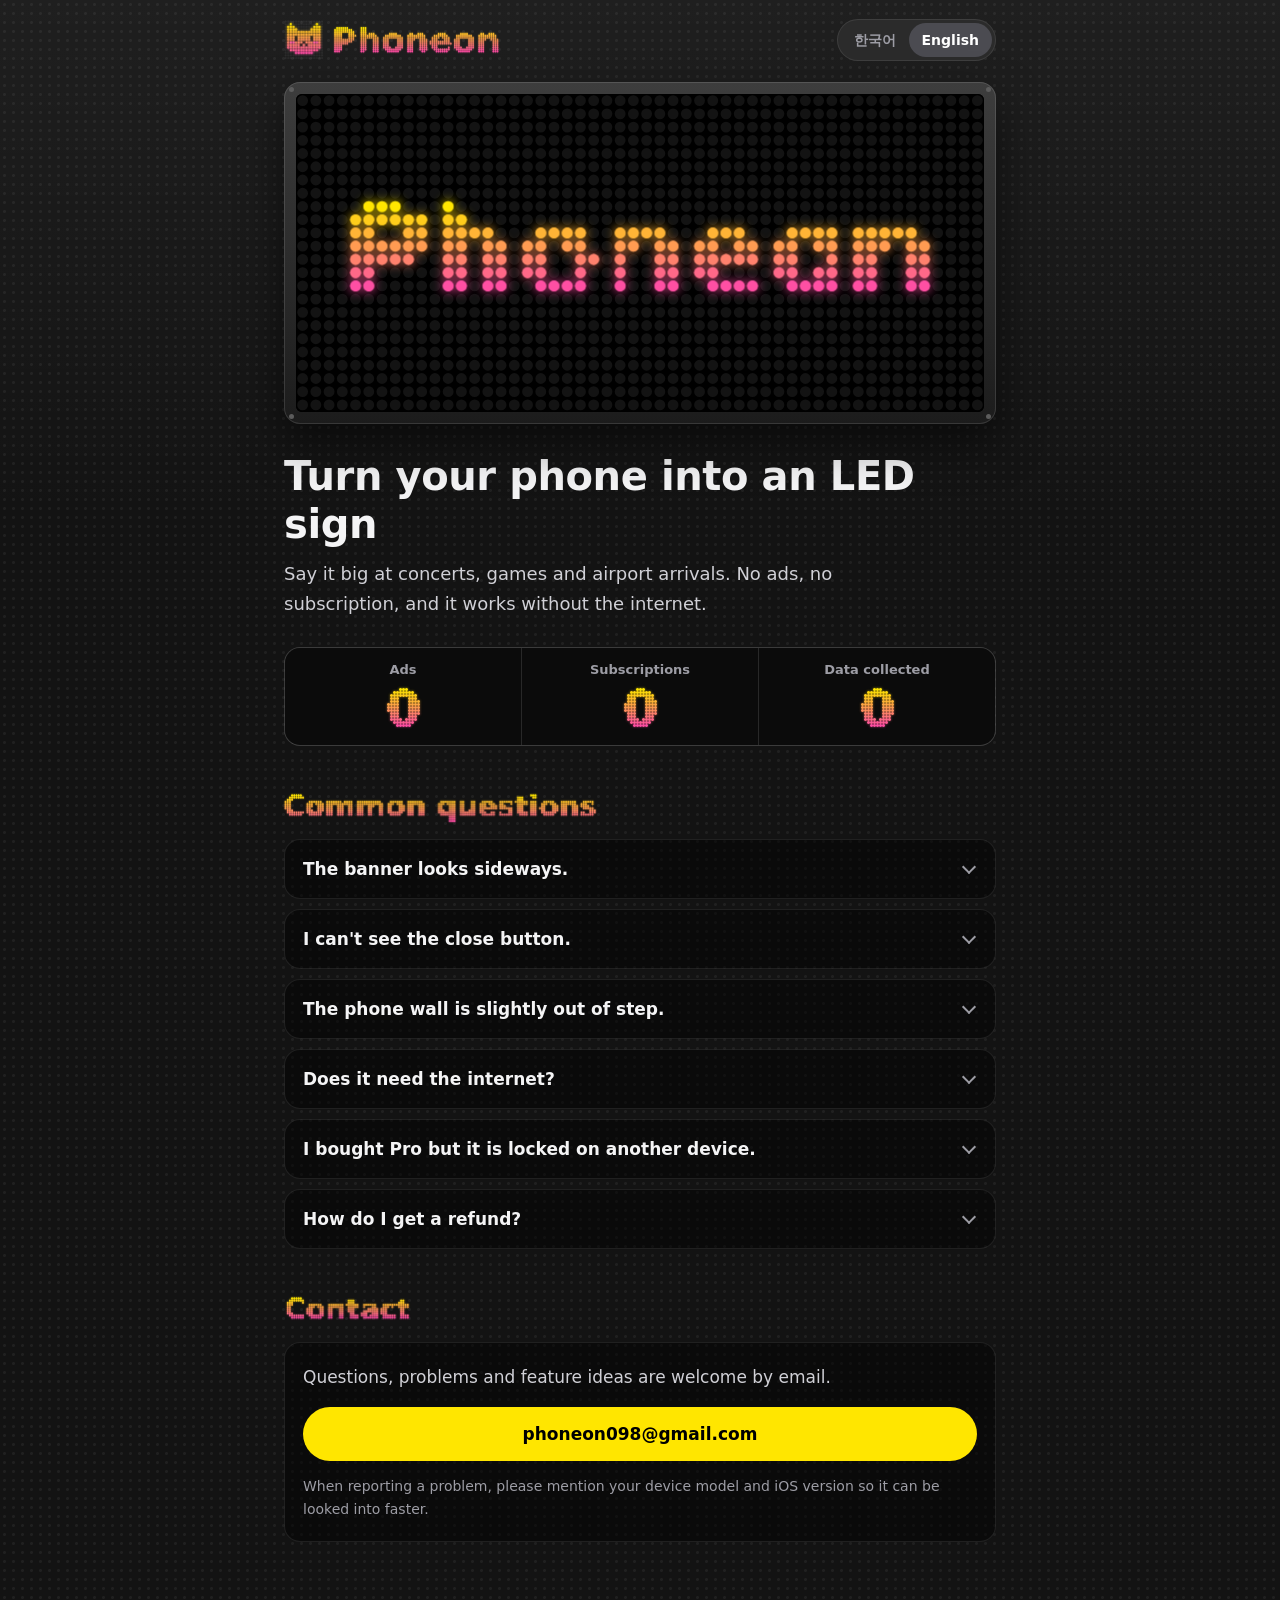
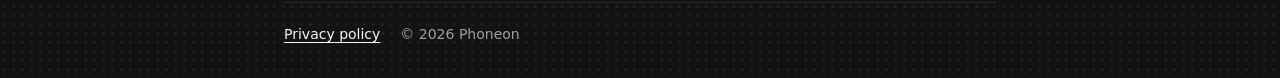
<file: index.html>
<!doctype html>
<html lang="ko">
<head>
<meta charset="utf-8">
<meta name="viewport" content="width=device-width, initial-scale=1, viewport-fit=cover">
<title>폰광판 지원 · Phoneon Support</title>
<meta name="description" content="폰광판은 광고와 구독이 없는 응원 LED 전광판 앱입니다. 자주 묻는 질문과 문의 방법. Phoneon is an LED cheering banner app with no ads and no subscription.">
<meta name="theme-color" content="#131313">
<meta property="og:type" content="website">
<meta property="og:site_name" content="폰광판 · Phoneon">
<meta property="og:title" content="폰광판 · Phoneon">
<meta property="og:description" content="폰을 LED 전광판으로. 광고도 구독도 없는 응원 전광판 앱.">
<meta property="og:url" content="https://phoneon098-jpg.github.io/phoneon/">
<meta property="og:image" content="https://phoneon098-jpg.github.io/phoneon/icon.png">
<link rel="icon" href="icon.png">
<link rel="apple-touch-icon" href="icon.png">
<link rel="stylesheet" href="style.css">
<script src="led.js"></script>
</head>
<body>
<header class="top wrap">
  <a class="lockup" href="./" data-keep-lang aria-label="폰광판 Phoneon">
    <span class="mark" data-cat></span>
    <span class="dot word" lang="ko" data-lang-block data-rows="13" data-weight="700" data-ref="" data-pitch="2.03">폰광판</span>
    <span class="dot word" lang="en" data-lang-block data-rows="13" data-weight="700" data-ref="" data-pitch="2.03">Phoneon</span>
  </a>
  <div class="langs" role="group" aria-label="언어 · Language">
    <button type="button" data-set-lang="ko" lang="ko">한국어</button>
    <button type="button" data-set-lang="en" lang="en">English</button>
  </div>
</header>

<main class="wrap">
  <section class="hero">
    <div class="bezel">
      <canvas class="sign" role="img" data-label-ko="LED 전광판에 응원 문구가 지나가는 모습" data-label-en="Cheering messages running across an LED sign"></canvas>
      <i class="screw"></i><i class="screw"></i><i class="screw"></i><i class="screw"></i>
    </div>

    <div lang="ko" data-lang-block>
      <h1>폰을 LED 전광판으로</h1>
      <p class="lede">콘서트, 경기장, 공항 마중에서 하고 싶은 말을 크게 띄우세요. 광고도 구독도 없고, 인터넷이 없어도 됩니다.</p>
    </div>
    <div lang="en" data-lang-block>
      <h1>Turn your phone into an LED sign</h1>
      <p class="lede">Say it big at concerts, games and airport arrivals. No ads, no subscription, and it works without the internet.</p>
    </div>

    <div class="board">
      <div class="cell">
        <span class="label"><span lang="ko" data-lang-block>광고</span><span lang="en" data-lang-block>Ads</span></span>
        <span class="dot num" data-ref="" data-pitch="3">0</span>
      </div>
      <div class="cell">
        <span class="label"><span lang="ko" data-lang-block>구독</span><span lang="en" data-lang-block>Subscriptions</span></span>
        <span class="dot num" data-ref="" data-pitch="3">0</span>
      </div>
      <div class="cell">
        <span class="label"><span lang="ko" data-lang-block>개인정보 수집</span><span lang="en" data-lang-block>Data collected</span></span>
        <span class="dot num" data-ref="" data-pitch="3">0</span>
      </div>
    </div>
  </section>

  <section class="section" lang="ko" data-lang-block>
    <h2 class="dot">자주 묻는 질문</h2>
    <details>
      <summary>전광판이 세로로 나와요.</summary>
      <p>폰광판은 폰이 세로로 잠겨 있어도 긴 변을 가로로 써서 표시합니다. 폰을 옆으로 눕혀 들어 주세요.</p>
    </details>
    <details>
      <summary>닫는 버튼이 안 보여요.</summary>
      <p>화면을 한 번 탭하면 버튼이 나타납니다. 잠금 상태라면 화면을 길게 눌러 푸세요.</p>
    </details>
    <details>
      <summary>폰 이어붙이기가 조금 어긋나요.</summary>
      <p>각 폰의 시계로 맞추기 때문에 약간 차이가 날 수 있습니다. 전광판 화면을 탭한 뒤 아래쪽 싱크 버튼으로 조정하세요. 같은 크기의 폰끼리 가장 잘 맞습니다.</p>
    </details>
    <details>
      <summary>인터넷이 없어도 되나요?</summary>
      <p>네. 전광판은 인터넷 없이 켜집니다. Pro 구매와 구매 복원에만 App Store 연결이 필요합니다.</p>
    </details>
    <details>
      <summary>Pro를 샀는데 다른 기기에서 잠겨 있어요.</summary>
      <p>같은 Apple 계정으로 로그인한 뒤 설정 또는 결제 화면의 "구매 복원"을 누르세요.</p>
    </details>
    <details>
      <summary>환불은 어떻게 하나요?</summary>
      <p>결제는 Apple이 처리합니다. <a href="https://reportaproblem.apple.com">reportaproblem.apple.com</a>에서 요청할 수 있습니다.</p>
    </details>
  </section>

  <section class="section" lang="en" data-lang-block>
    <h2 class="dot">Common questions</h2>
    <details>
      <summary>The banner looks sideways.</summary>
      <p>Phoneon always uses the long side of the screen, even with rotation lock on. Hold the phone sideways.</p>
    </details>
    <details>
      <summary>I can't see the close button.</summary>
      <p>Tap the screen once and the buttons appear. If the screen is locked, touch and hold to unlock.</p>
    </details>
    <details>
      <summary>The phone wall is slightly out of step.</summary>
      <p>Each phone follows its own clock, so small differences can happen. Tap the banner and use the sync buttons at the bottom. Phones of the same size line up best.</p>
    </details>
    <details>
      <summary>Does it need the internet?</summary>
      <p>No. Banners light up without a connection. Only buying Pro and restoring a purchase need the App Store.</p>
    </details>
    <details>
      <summary>I bought Pro but it is locked on another device.</summary>
      <p>Sign in with the same Apple account, then tap "Restore purchase" in Settings or on the purchase screen.</p>
    </details>
    <details>
      <summary>How do I get a refund?</summary>
      <p>Apple handles payments. Request one at <a href="https://reportaproblem.apple.com">reportaproblem.apple.com</a>.</p>
    </details>
  </section>

  <section class="section" lang="ko" data-lang-block>
    <h2 class="dot">문의</h2>
    <div class="contact">
      <p>궁금한 점이나 오류, 바라는 기능이 있으면 이메일로 보내 주세요.</p>
      <a class="mail" href="mailto:phoneon098@gmail.com">phoneon098@gmail.com</a>
      <p class="hint">오류를 알려 주실 때 기기 모델과 iOS 버전을 함께 적어 주시면 더 빨리 확인할 수 있어요.</p>
    </div>
  </section>

  <section class="section" lang="en" data-lang-block>
    <h2 class="dot">Contact</h2>
    <div class="contact">
      <p>Questions, problems and feature ideas are welcome by email.</p>
      <a class="mail" href="mailto:phoneon098@gmail.com">phoneon098@gmail.com</a>
      <p class="hint">When reporting a problem, please mention your device model and iOS version so it can be looked into faster.</p>
    </div>
  </section>
</main>

<footer class="wrap">
  <div class="foot">
    <a href="privacy.html" data-keep-lang><span lang="ko" data-lang-block>개인정보 처리방침</span><span lang="en" data-lang-block>Privacy policy</span></a>
    <span>© 2026 Phoneon</span>
  </div>
</footer>
</body>
</html>
</file>
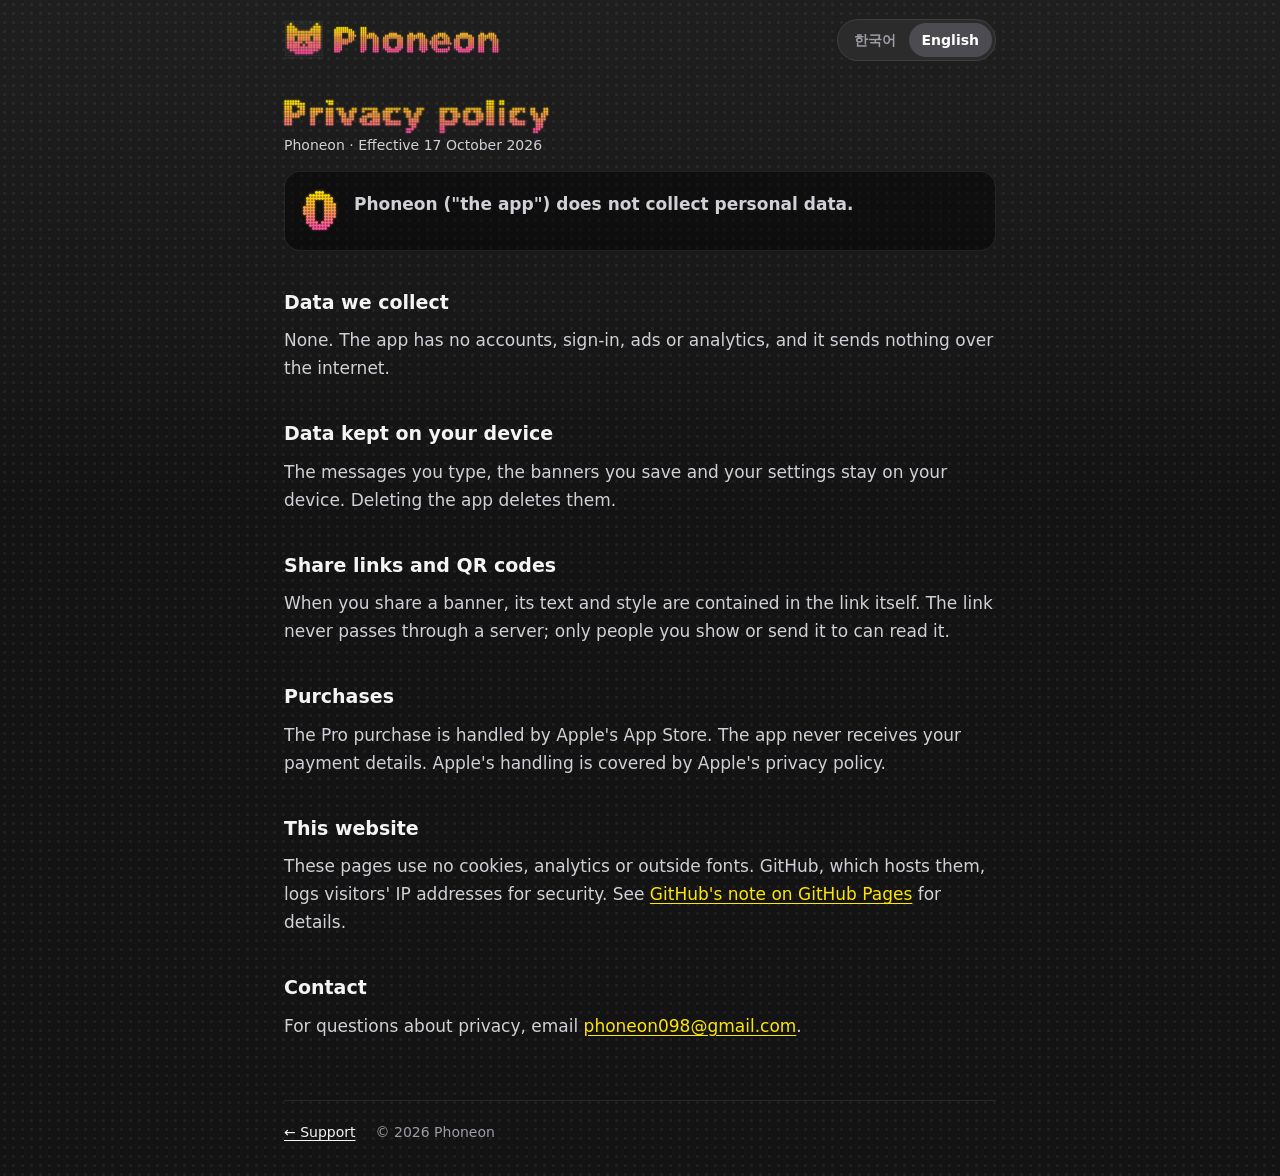
<file: privacy.html>
<!doctype html>
<html lang="ko">
<head>
<meta charset="utf-8">
<meta name="viewport" content="width=device-width, initial-scale=1, viewport-fit=cover">
<title>폰광판 개인정보 처리방침 · Phoneon Privacy Policy</title>
<meta name="description" content="폰광판(Phoneon)은 개인정보를 수집하지 않습니다. Phoneon does not collect personal data.">
<meta name="theme-color" content="#131313">
<link rel="icon" href="icon.png">
<link rel="apple-touch-icon" href="icon.png">
<link rel="stylesheet" href="style.css">
<script src="led.js"></script>
</head>
<body>
<header class="top wrap">
  <a class="lockup" href="./" data-keep-lang aria-label="폰광판 Phoneon">
    <span class="mark" data-cat></span>
    <span class="dot word" lang="ko" data-lang-block data-rows="13" data-weight="700" data-ref="" data-pitch="2.03">폰광판</span>
    <span class="dot word" lang="en" data-lang-block data-rows="13" data-weight="700" data-ref="" data-pitch="2.03">Phoneon</span>
  </a>
  <div class="langs" role="group" aria-label="언어 · Language">
    <button type="button" data-set-lang="ko" lang="ko">한국어</button>
    <button type="button" data-set-lang="en" lang="en">English</button>
  </div>
</header>

<main class="wrap doc">
  <article lang="ko" data-lang-block>
    <h1 class="dot" data-pitch="2.6">개인정보 처리방침</h1>
    <p class="meta">폰광판 · 시행일 2026년 10월 17일</p>

    <div class="summary">
      <span class="dot num" data-ref="" data-pitch="3">0</span>
      <p>폰광판(이하 "앱")은 개인정보를 수집하지 않습니다.</p>
    </div>

    <h2>수집하는 정보</h2>
    <p>없습니다. 앱에는 계정, 로그인, 광고, 분석 도구가 없고 앱이 인터넷으로 보내는 데이터도 없습니다.</p>

    <h2>기기에만 저장되는 정보</h2>
    <p>입력한 문구, 저장한 전광판, 설정은 사용 중인 기기 안에만 저장됩니다. 앱을 삭제하면 함께 삭제됩니다.</p>

    <h2>공유 링크와 QR 코드</h2>
    <p>전광판을 공유하면 문구와 스타일이 링크 안에 그대로 담깁니다. 이 링크는 서버를 거치지 않으며, 사용자가 직접 보여 주거나 보낸 상대만 볼 수 있습니다.</p>

    <h2>결제</h2>
    <p>Pro 구매는 Apple의 App Store가 처리합니다. 앱은 결제 수단 정보를 받지 않습니다. Apple의 처리 방식은 Apple 개인정보 처리방침을 따릅니다.</p>

    <h2>이 웹페이지</h2>
    <p>이 페이지는 쿠키, 분석 도구, 외부 글꼴을 쓰지 않습니다. 페이지를 제공하는 GitHub는 보안을 위해 방문자의 IP 주소를 기록합니다. 자세한 내용은 <a href="https://docs.github.com/en/pages/getting-started-with-github-pages/what-is-github-pages#data-collection">GitHub Pages 안내</a>를 참고하세요.</p>

    <h2>문의</h2>
    <p>개인정보에 관한 문의는 <a href="mailto:phoneon098@gmail.com">phoneon098@gmail.com</a>로 보내 주세요.</p>
  </article>

  <article lang="en" data-lang-block>
    <h1 class="dot" data-pitch="2.6">Privacy policy</h1>
    <p class="meta">Phoneon · Effective 17 October 2026</p>

    <div class="summary">
      <span class="dot num" data-ref="" data-pitch="3">0</span>
      <p>Phoneon ("the app") does not collect personal data.</p>
    </div>

    <h2>Data we collect</h2>
    <p>None. The app has no accounts, sign-in, ads or analytics, and it sends nothing over the internet.</p>

    <h2>Data kept on your device</h2>
    <p>The messages you type, the banners you save and your settings stay on your device. Deleting the app deletes them.</p>

    <h2>Share links and QR codes</h2>
    <p>When you share a banner, its text and style are contained in the link itself. The link never passes through a server; only people you show or send it to can read it.</p>

    <h2>Purchases</h2>
    <p>The Pro purchase is handled by Apple's App Store. The app never receives your payment details. Apple's handling is covered by Apple's privacy policy.</p>

    <h2>This website</h2>
    <p>These pages use no cookies, analytics or outside fonts. GitHub, which hosts them, logs visitors' IP addresses for security. See <a href="https://docs.github.com/en/pages/getting-started-with-github-pages/what-is-github-pages#data-collection">GitHub's note on GitHub Pages</a> for details.</p>

    <h2>Contact</h2>
    <p>For questions about privacy, email <a href="mailto:phoneon098@gmail.com">phoneon098@gmail.com</a>.</p>
  </article>
</main>

<footer class="wrap">
  <div class="foot">
    <a href="./" data-keep-lang><span lang="ko" data-lang-block>← 지원 페이지</span><span lang="en" data-lang-block>← Support</span></a>
    <span>© 2026 Phoneon</span>
  </div>
</footer>
</body>
</html>
</file>
<file: style.css>
/* The housing of an LED signboard, like the app's own screens: matte
   charcoal with faint unlit dots, panels set into it, a yellow accent. */

:root {
  color-scheme: dark;
  --housing: #131313;
  --panel: rgba(0, 0, 0, .45);
  --raised: #2b2b2b;
  --line: rgba(255, 255, 255, .09);
  --text: #f4f4f5;
  --soft: #d0d0d6;
  --muted: #9d9da5;
  --accent: #ffe600;
  --radius: 16px;
  --font: system-ui, -apple-system, "Apple SD Gothic Neo", "Malgun Gothic", "Noto Sans KR", "Segoe UI", sans-serif;
}

* { box-sizing: border-box; }

html {
  -webkit-text-size-adjust: 100%;
  text-size-adjust: 100%;
  background: var(--housing);
}

body {
  margin: 0;
  min-height: 100vh;
  color: var(--text);
  background-color: var(--housing);
  background-image:
    linear-gradient(rgba(255, 255, 255, .05), rgba(255, 255, 255, 0) 520px),
    radial-gradient(circle, rgba(255, 255, 255, .055) 1.3px, transparent 1.6px);
  background-size: 100% 100%, 9px 9px;
  background-repeat: no-repeat, repeat;
  font: 17px/1.65 var(--font);
  word-break: keep-all;
  overflow-wrap: break-word;
}

a { color: var(--accent); text-underline-offset: 3px; }

.wrap {
  width: 100%;
  max-width: 760px;
  margin: 0 auto;
  padding-left: max(16px, env(safe-area-inset-left));
  padding-right: max(16px, env(safe-area-inset-right));
}

@media (min-width: 640px) {
  .wrap { padding-left: 24px; padding-right: 24px; }
}

/* Text kept for screen readers and search engines where dots stand in for it. */
.sr {
  position: absolute;
  width: 1px;
  height: 1px;
  overflow: hidden;
  clip: rect(0 0 0 0);
  clip-path: inset(50%);
  white-space: nowrap;
}

/* One language at a time once the script has picked one; both without it. */
html[data-lang="ko"] [data-lang-block]:not([lang="ko"]),
html[data-lang="en"] [data-lang-block]:not([lang="en"]) { display: none !important; }

/* Dots drawn by led.js. Until then (or without scripts) the words show as text. */
.dot { color: var(--accent); font-weight: 700; }
.dot canvas { display: block; }
.dot.lit { line-height: 0; }

/* Header */

.top {
  display: flex;
  flex-wrap: wrap;
  align-items: center;
  justify-content: space-between;
  gap: 8px 12px;
  padding-top: max(18px, env(safe-area-inset-top));
  padding-bottom: 6px;
}

.lockup {
  display: inline-flex;
  align-items: center;
  gap: 10px;
  min-height: 44px;
  color: inherit;
  text-decoration: none;
}

.mark { display: inline-block; width: 40px; height: 40px; }
.word { display: inline-block; font-size: 22px; }

/* On the narrowest phones the switch moves under the name instead of off the screen. */
.langs {
  display: inline-flex;
  flex: none;
  margin-left: auto;
  padding: 3px;
  border-radius: 999px;
  background: var(--raised);
  border: 1px solid var(--line);
}

.langs button {
  appearance: none;
  border: 0;
  margin: 0;
  min-height: 34px;
  padding: 0 13px;
  border-radius: 999px;
  background: transparent;
  color: var(--muted);
  font: 600 14px/1 var(--font);
  cursor: pointer;
}

.langs button[aria-pressed="true"] { background: #4b4b51; color: #fff; }
.langs button:focus-visible { outline: 2px solid var(--accent); outline-offset: 1px; }
html:not([data-lang]) .langs { display: none; }

/* The sign in its bezel, as at the top of the app's editor */

.hero { padding: 14px 0 0; }

.bezel {
  position: relative;
  padding: 12px;
  border-radius: 16px;
  background: linear-gradient(#3d3d3d, #1c1c1c);
  box-shadow: inset 0 0 0 1px rgba(255, 255, 255, .12), 0 20px 44px rgba(0, 0, 0, .5);
}

.sign {
  display: block;
  width: 100%;
  aspect-ratio: 52 / 24;
  border-radius: 6px;
  background: #000;
}

.screw {
  position: absolute;
  width: 5px;
  height: 5px;
  border-radius: 50%;
  background: #5c5c5c;
}

.screw:nth-of-type(1) { top: 5px; left: 5px; }
.screw:nth-of-type(2) { top: 5px; right: 5px; }
.screw:nth-of-type(3) { bottom: 5px; left: 5px; }
.screw:nth-of-type(4) { bottom: 5px; right: 5px; }

html:not([data-lang]) .bezel { display: none; }

.hero h1 {
  margin: 28px 0 10px;
  font-size: clamp(27px, 7vw, 40px);
  line-height: 1.22;
  font-weight: 800;
  letter-spacing: -.01em;
}

.lede { margin: 0; color: var(--soft); font-size: 18px; max-width: 34em; }

/* A scoreboard: the things the app has none of */

.board {
  display: grid;
  grid-template-columns: repeat(3, 1fr);
  gap: 1px;
  margin: 28px 0 0;
  overflow: hidden;
  border: 1px solid var(--line);
  border-radius: var(--radius);
  background: var(--line);
}

.cell {
  display: flex;
  flex-direction: column;
  align-items: center;
  justify-content: space-between; /* numbers line up even when a label takes two lines */
  gap: 10px;
  padding: 14px 6px 18px;
  background: #0b0b0b;
  text-align: center;
}

.label { color: var(--muted); font-size: 13px; font-weight: 600; line-height: 1.3; }
.num { font-size: 34px; line-height: 1; }

/* Sections */

.section { margin-top: 48px; }
.section > h2 { margin: 0 0 16px; font-size: 24px; }

details {
  margin: 0 0 10px;
  border: 1px solid var(--line);
  border-radius: var(--radius);
  background: var(--panel);
}

summary {
  position: relative;
  padding: 15px 48px 15px 18px;
  font-weight: 700;
  list-style: none;
  cursor: pointer;
  border-radius: var(--radius);
}

summary::-webkit-details-marker { display: none; }

summary::after {
  content: "";
  position: absolute;
  top: 50%;
  right: 21px;
  width: 8px;
  height: 8px;
  border-right: 2px solid var(--muted);
  border-bottom: 2px solid var(--muted);
  transform: translateY(-70%) rotate(45deg);
  transition: transform .2s;
}

details[open] summary::after { transform: translateY(-25%) rotate(-135deg); }
summary:focus-visible { outline: 2px solid var(--accent); outline-offset: 2px; }
details > p { margin: 0; padding: 0 18px 17px; color: var(--soft); }

.contact {
  padding: 20px 18px;
  border: 1px solid var(--line);
  border-radius: var(--radius);
  background: var(--panel);
}

.contact p { margin: 0 0 16px; color: var(--soft); }
.contact .hint { margin: 14px 0 0; color: var(--muted); font-size: 14px; }

.mail {
  display: flex;
  align-items: center;
  justify-content: center;
  min-height: 54px;
  padding: 6px 16px;
  border-radius: 999px;
  background: var(--accent);
  color: #000;
  font-weight: 700;
  text-decoration: none;
}

.mail:active { opacity: .75; }
.mail:focus-visible { outline: 2px solid #fff; outline-offset: 3px; }

/* The privacy policy */

.doc { padding-top: 22px; }
.doc h1 { margin: 10px 0 0; font-size: 30px; }
.meta { margin: 20px 0 22px; color: var(--muted); font-size: 14px; }

.summary {
  display: flex;
  align-items: center;
  gap: 18px;
  margin-bottom: 8px;
  padding: 18px;
  border: 1px solid var(--line);
  border-radius: var(--radius);
  background: var(--panel);
}

.summary p { margin: 0; color: var(--text); font-weight: 600; }
.doc h2 { margin: 36px 0 8px; font-size: 19px; }
.doc p { margin: 0 0 14px; color: var(--soft); }

/* Footer */

.foot {
  display: flex;
  flex-wrap: wrap;
  gap: 8px 20px;
  margin-top: 60px;
  padding-top: 20px;
  padding-bottom: max(32px, env(safe-area-inset-bottom));
  border-top: 1px solid var(--line);
  color: var(--muted);
  font-size: 14px;
}

.foot a { color: var(--text); }
</file>
